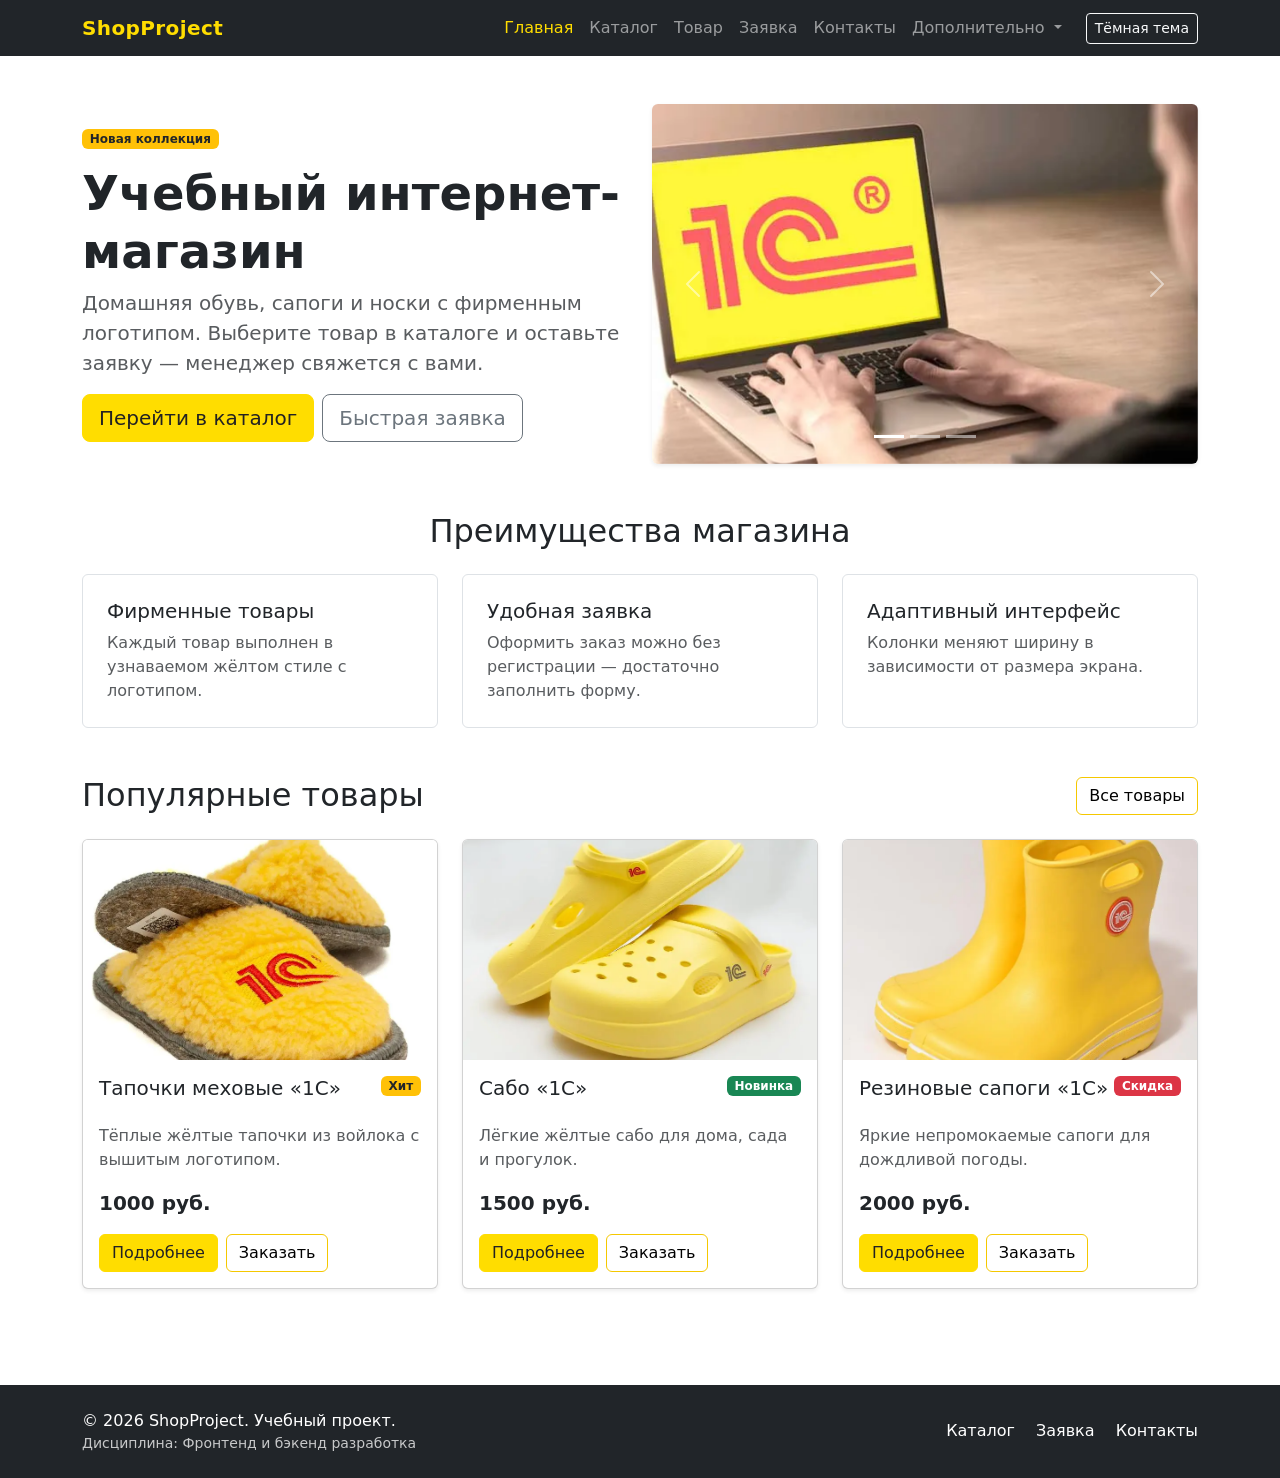
<file: index.html>
<!DOCTYPE html>
<html lang="ru">
<head>
  <meta charset="UTF-8">
  <meta name="viewport" content="width=device-width, initial-scale=1.0">
  <meta name="description" content="Учебный интернет-магазин на Bootstrap: преимущества и популярные товары.">
  <title>Главная — ShopProject</title>
  <meta property="og:type" content="website">
  <meta property="og:title" content="ShopProject — учебный интернет-магазин на Bootstrap">
  <meta property="og:description" content="Учебный frontend-проект интернет-магазина на Bootstrap.">
  <meta property="og:image" content="https://epolykovskiy.github.io/kr2-bootstrap-shop/images/preview.png">
  <link rel="stylesheet" href="vendor/bootstrap/css/bootstrap.min.css">
  <link rel="stylesheet" href="css/custom.css">
  <script src="js/theme.js"></script>
</head>
<body>
  <header>
    <nav class="navbar navbar-expand-lg navbar-dark bg-dark">
      <div class="container">
        <a class="navbar-brand fw-bold" href="index.html">ShopProject</a>
        <button
          class="navbar-toggler"
          type="button"
          data-bs-toggle="collapse"
          data-bs-target="#mainNavbar"
          aria-controls="mainNavbar"
          aria-expanded="false"
          aria-label="Переключить навигацию"
        >
          <span class="navbar-toggler-icon"></span>
        </button>
        <div class="collapse navbar-collapse" id="mainNavbar">
          <ul class="navbar-nav ms-auto">
            <li class="nav-item">
              <a class="nav-link active" aria-current="page" href="index.html">Главная</a>
            </li>
            <li class="nav-item">
              <a class="nav-link" href="catalog.html">Каталог</a>
            </li>
            <li class="nav-item">
              <a class="nav-link" href="product.html">Товар</a>
            </li>
            <li class="nav-item">
              <a class="nav-link" href="order.html">Заявка</a>
            </li>
            <li class="nav-item">
              <a class="nav-link" href="contacts.html">Контакты</a>
            </li>
            <li class="nav-item dropdown">
              <a
                class="nav-link dropdown-toggle"
                href="#"
                role="button"
                data-bs-toggle="dropdown"
                aria-expanded="false"
              >
                Дополнительно
              </a>
              <ul class="dropdown-menu dropdown-menu-end">
                <li><a class="dropdown-item" href="catalog.html">Все товары</a></li>
                <li><a class="dropdown-item" href="order.html">Оформить заявку</a></li>
                <li><a class="dropdown-item" href="index.html#popular">Популярное</a></li>
                <li><hr class="dropdown-divider"></li>
                <li><a class="dropdown-item" href="contacts.html#feedback">Обратная связь</a></li>
              </ul>
            </li>
          </ul>
          <button
            class="btn btn-outline-light btn-sm ms-lg-3 my-2 my-lg-0"
            id="theme-toggle"
            type="button"
          >
            Тёмная тема
          </button>
        </div>
      </div>
    </nav>
  </header>

  <main>
    <section class="container my-5">
      <div class="row align-items-center g-4">
        <div class="col-12 col-lg-6">
          <span class="badge bg-warning text-dark mb-3">Новая коллекция</span>
          <h1 class="display-5 fw-bold">
            Учебный интернет-магазин
          </h1>
          <p class="lead text-muted">
            Домашняя обувь, сапоги и носки с фирменным логотипом.
            Выберите товар в каталоге и оставьте заявку — менеджер свяжется с вами.
          </p>
          <div class="d-flex flex-wrap gap-2">
            <a class="btn btn-primary btn-lg" href="catalog.html">
              Перейти в каталог
            </a>
            <button
              class="btn btn-outline-secondary btn-lg"
              type="button"
              data-bs-toggle="modal"
              data-bs-target="#orderModal"
            >
              Быстрая заявка
            </button>
          </div>
        </div>
        <div class="col-12 col-lg-6">
          <div id="heroCarousel" class="carousel slide rounded overflow-hidden shadow-sm" data-bs-ride="carousel">
            <div class="carousel-indicators">
              <button
                type="button"
                data-bs-target="#heroCarousel"
                data-bs-slide-to="0"
                class="active"
                aria-current="true"
                aria-label="Слайд 1"
              ></button>
              <button type="button" data-bs-target="#heroCarousel" data-bs-slide-to="1" aria-label="Слайд 2"></button>
              <button type="button" data-bs-target="#heroCarousel" data-bs-slide-to="2" aria-label="Слайд 3"></button>
            </div>
            <div class="carousel-inner">
              <div class="carousel-item active">
                <img class="d-block hero-image" src="images/main.webp" alt="Товары магазина с фирменным логотипом">
              </div>
              <div class="carousel-item">
                <img class="d-block hero-image" src="images/tapchan2.webp" alt="Серые меховые тапочки с логотипом 1С">
                <div class="carousel-caption hero-caption">
                  <p class="h5 mb-1">Тапочки для дома</p>
                  <p class="mb-0">Тёплые и мягкие — от 1000 руб.</p>
                </div>
              </div>
              <div class="carousel-item">
                <img class="d-block hero-image" src="images/noski2.webp" alt="Белые носки с красными полосками и логотипом 1С">
                <div class="carousel-caption hero-caption">
                  <p class="h5 mb-1">Носки с логотипом</p>
                  <p class="mb-0">Новинки коллекции — от 500 руб.</p>
                </div>
              </div>
            </div>
            <button class="carousel-control-prev" type="button" data-bs-target="#heroCarousel" data-bs-slide="prev">
              <span class="carousel-control-prev-icon" aria-hidden="true"></span>
              <span class="visually-hidden">Предыдущий слайд</span>
            </button>
            <button class="carousel-control-next" type="button" data-bs-target="#heroCarousel" data-bs-slide="next">
              <span class="carousel-control-next-icon" aria-hidden="true"></span>
              <span class="visually-hidden">Следующий слайд</span>
            </button>
          </div>
        </div>
      </div>
    </section>

    <section class="container my-5" id="advantages">
      <h2 class="text-center mb-4">Преимущества магазина</h2>
      <div class="row g-4">
        <div class="col-12 col-md-4">
          <div class="p-4 border rounded h-100 bg-body">
            <h3 class="h5">Фирменные товары</h3>
            <p class="mb-0 text-muted">
              Каждый товар выполнен в узнаваемом жёлтом стиле с логотипом.
            </p>
          </div>
        </div>
        <div class="col-12 col-md-4">
          <div class="p-4 border rounded h-100 bg-body">
            <h3 class="h5">Удобная заявка</h3>
            <p class="mb-0 text-muted">
              Оформить заказ можно без регистрации — достаточно заполнить форму.
            </p>
          </div>
        </div>
        <div class="col-12 col-md-4">
          <div class="p-4 border rounded h-100 bg-body">
            <h3 class="h5">Адаптивный интерфейс</h3>
            <p class="mb-0 text-muted">
              Колонки меняют ширину в зависимости от размера экрана.
            </p>
          </div>
        </div>
      </div>
    </section>

    <section class="container my-5" id="popular">
      <div class="d-flex justify-content-between align-items-center mb-4">
        <h2 class="mb-0">Популярные товары</h2>
        <a class="btn btn-outline-primary" href="catalog.html">
          Все товары
        </a>
      </div>
      <div class="row g-4">
        <div class="col-12 col-md-6 col-lg-4">
          <div class="card h-100 shadow-sm">
            <img class="card-img-top" src="images/tapchan.webp" alt="Жёлтые меховые тапочки с логотипом 1С">
            <div class="card-body d-flex flex-column">
              <div class="d-flex justify-content-between align-items-start mb-3">
                <h3 class="card-title h5">Тапочки меховые «1С»</h3>
                <span class="badge bg-warning text-dark">Хит</span>
              </div>
              <p class="card-text text-muted">
                Тёплые жёлтые тапочки из войлока с вышитым логотипом.
              </p>
              <p class="fw-bold fs-5 mt-auto">1000 руб.</p>
              <div class="d-flex gap-2">
                <a class="btn btn-primary" href="product.html">Подробнее</a>
                <button
                  class="btn btn-outline-primary"
                  type="button"
                  data-bs-toggle="modal"
                  data-bs-target="#orderModal"
                  data-product="product-1"
                >
                  Заказать
                </button>
              </div>
            </div>
          </div>
        </div>
        <div class="col-12 col-md-6 col-lg-4">
          <div class="card h-100 shadow-sm">
            <img class="card-img-top" src="images/kroxi.webp" alt="Жёлтые сабо с логотипом 1С">
            <div class="card-body d-flex flex-column">
              <div class="d-flex justify-content-between align-items-start mb-3">
                <h3 class="card-title h5">Сабо «1С»</h3>
                <span class="badge bg-success">Новинка</span>
              </div>
              <p class="card-text text-muted">
                Лёгкие жёлтые сабо для дома, сада и прогулок.
              </p>
              <p class="fw-bold fs-5 mt-auto">1500 руб.</p>
              <div class="d-flex gap-2">
                <a class="btn btn-primary" href="product.html">Подробнее</a>
                <button
                  class="btn btn-outline-primary"
                  type="button"
                  data-bs-toggle="modal"
                  data-bs-target="#orderModal"
                  data-product="product-2"
                >
                  Заказать
                </button>
              </div>
            </div>
          </div>
        </div>
        <div class="col-12 col-md-6 col-lg-4">
          <div class="card h-100 shadow-sm">
            <img class="card-img-top" src="images/sapogi.webp" alt="Жёлтые резиновые сапоги с логотипом 1С">
            <div class="card-body d-flex flex-column">
              <div class="d-flex justify-content-between align-items-start mb-3">
                <h3 class="card-title h5">Резиновые сапоги «1С»</h3>
                <span class="badge bg-danger">Скидка</span>
              </div>
              <p class="card-text text-muted">
                Яркие непромокаемые сапоги для дождливой погоды.
              </p>
              <p class="fw-bold fs-5 mt-auto">2000 руб.</p>
              <div class="d-flex gap-2">
                <a class="btn btn-primary" href="product.html">Подробнее</a>
                <button
                  class="btn btn-outline-primary"
                  type="button"
                  data-bs-toggle="modal"
                  data-bs-target="#orderModal"
                  data-product="product-3"
                >
                  Заказать
                </button>
              </div>
            </div>
          </div>
        </div>
      </div>
    </section>
  </main>

  <div
    class="modal fade"
    id="orderModal"
    tabindex="-1"
    aria-labelledby="orderModalLabel"
    aria-hidden="true"
  >
    <div class="modal-dialog modal-dialog-centered">
      <div class="modal-content">
        <div class="modal-header">
          <h2 class="modal-title h5" id="orderModalLabel">
            Быстрая заявка
          </h2>
          <button
            type="button"
            class="btn-close"
            data-bs-dismiss="modal"
            aria-label="Закрыть"
          ></button>
        </div>
        <div class="modal-body">
          <p class="text-muted">
            Оставьте контактные данные, и менеджер свяжется с вами.
          </p>
          <form id="modal-form" action="#" method="post" novalidate>
            <div class="mb-3">
              <label for="modal-name" class="form-label">Имя</label>
              <input id="modal-name" name="name" type="text" class="form-control" minlength="2" autocomplete="given-name" required>
              <div class="invalid-feedback">Введите имя, минимум 2 символа.</div>
            </div>
            <div class="mb-3">
              <label for="modal-phone" class="form-label">Телефон</label>
              <div class="input-group has-validation">
                <span class="input-group-text">+7</span>
                <input
                  id="modal-phone"
                  name="phone"
                  type="tel"
                  class="form-control"
                  inputmode="tel"
                  placeholder="900 000-00-00"
                  pattern="^\d{3} \d{3}-\d{2}-\d{2}$"
                  required
                >
                <div class="invalid-feedback">Формат: 900 000-00-00.</div>
              </div>
            </div>
            <div class="mb-3">
              <label for="modal-product" class="form-label">Товар</label>
              <select id="modal-product" name="product" class="form-select" required>
                <option value="">Выберите товар</option>
                <option value="product-1">Тапочки меховые «1С»</option>
                <option value="product-2">Сабо «1С»</option>
                <option value="product-3">Резиновые сапоги «1С»</option>
                <option value="product-4">Тапочки серые «1С»</option>
                <option value="product-5">Носки чёрные «1С»</option>
                <option value="product-6">Носки в полоску «1С»</option>
              </select>
              <div class="invalid-feedback">Выберите товар.</div>
            </div>
            <div class="form-check mb-3">
              <input id="modal-agree" name="agreement" class="form-check-input" type="checkbox" required>
              <label class="form-check-label" for="modal-agree">
                Согласен на обработку данных
              </label>
              <div class="invalid-feedback">Необходимо согласие на обработку данных.</div>
            </div>
          </form>
        </div>
        <div class="modal-footer">
          <button type="button" class="btn btn-secondary" data-bs-dismiss="modal">
            Закрыть
          </button>
          <button type="submit" class="btn btn-primary" form="modal-form">
            Отправить
          </button>
        </div>
      </div>
    </div>
  </div>

  <div class="toast-container position-fixed bottom-0 end-0 p-3">
    <div
      class="toast align-items-center text-bg-success border-0"
      id="order-toast"
      role="status"
      aria-live="polite"
      aria-atomic="true"
    >
      <div class="d-flex">
        <div class="toast-body">
          Заявка отправлена! Менеджер свяжется с вами.
        </div>
        <button
          type="button"
          class="btn-close btn-close-white me-2 m-auto"
          data-bs-dismiss="toast"
          aria-label="Закрыть"
        ></button>
      </div>
    </div>
  </div>

  <footer class="bg-dark text-white py-4 mt-5">
    <div class="container">
      <div class="row align-items-center g-3">
        <div class="col-12 col-md-6">
          <p class="mb-0">&copy; 2026 ShopProject. Учебный проект.</p>
          <p class="mb-0 small opacity-75">Дисциплина: Фронтенд и бэкенд разработка</p>
        </div>
        <div class="col-12 col-md-6 text-md-end">
          <a class="text-white text-decoration-none me-3" href="catalog.html">Каталог</a>
          <a class="text-white text-decoration-none me-3" href="order.html">Заявка</a>
          <a class="text-white text-decoration-none" href="contacts.html">Контакты</a>
        </div>
      </div>
    </div>
  </footer>

  <script src="vendor/bootstrap/js/bootstrap.bundle.min.js"></script>
  <script src="js/validation.js"></script>
  <script src="js/order-modal.js"></script>
</body>
</html>
</file>
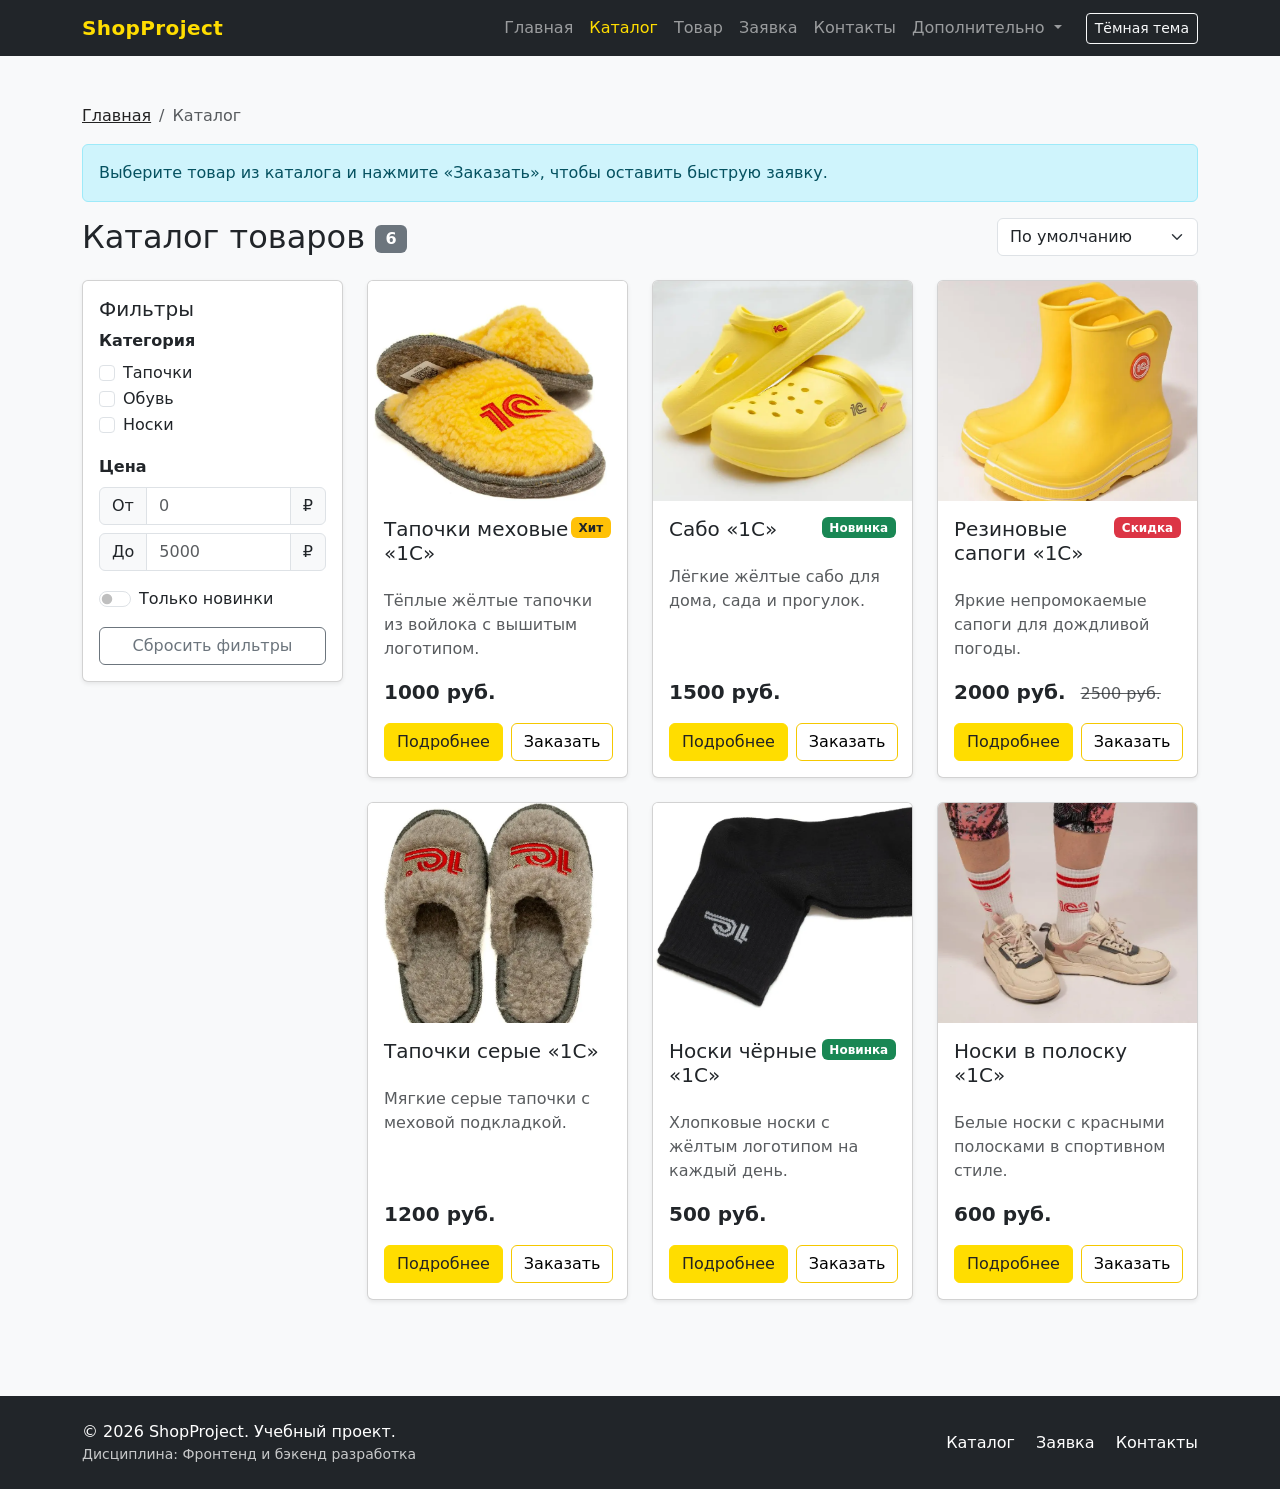
<file: catalog.html>
<!DOCTYPE html>
<html lang="ru">
<head>
  <meta charset="UTF-8">
  <meta name="viewport" content="width=device-width, initial-scale=1.0">
  <meta name="description" content="Каталог товаров учебного интернет-магазина на Bootstrap.">
  <title>Каталог — ShopProject</title>
  <link rel="stylesheet" href="vendor/bootstrap/css/bootstrap.min.css">
  <link rel="stylesheet" href="css/custom.css">
  <script src="js/theme.js"></script>
</head>
<body class="bg-body-tertiary">
  <header>
    <nav class="navbar navbar-expand-lg navbar-dark bg-dark">
      <div class="container">
        <a class="navbar-brand fw-bold" href="index.html">ShopProject</a>
        <button
          class="navbar-toggler"
          type="button"
          data-bs-toggle="collapse"
          data-bs-target="#mainNavbar"
          aria-controls="mainNavbar"
          aria-expanded="false"
          aria-label="Переключить навигацию"
        >
          <span class="navbar-toggler-icon"></span>
        </button>
        <div class="collapse navbar-collapse" id="mainNavbar">
          <ul class="navbar-nav ms-auto">
            <li class="nav-item">
              <a class="nav-link" href="index.html">Главная</a>
            </li>
            <li class="nav-item">
              <a class="nav-link active" aria-current="page" href="catalog.html">Каталог</a>
            </li>
            <li class="nav-item">
              <a class="nav-link" href="product.html">Товар</a>
            </li>
            <li class="nav-item">
              <a class="nav-link" href="order.html">Заявка</a>
            </li>
            <li class="nav-item">
              <a class="nav-link" href="contacts.html">Контакты</a>
            </li>
            <li class="nav-item dropdown">
              <a
                class="nav-link dropdown-toggle"
                href="#"
                role="button"
                data-bs-toggle="dropdown"
                aria-expanded="false"
              >
                Дополнительно
              </a>
              <ul class="dropdown-menu dropdown-menu-end">
                <li><a class="dropdown-item" href="catalog.html">Все товары</a></li>
                <li><a class="dropdown-item" href="order.html">Оформить заявку</a></li>
                <li><a class="dropdown-item" href="index.html#popular">Популярное</a></li>
                <li><hr class="dropdown-divider"></li>
                <li><a class="dropdown-item" href="contacts.html#feedback">Обратная связь</a></li>
              </ul>
            </li>
          </ul>
          <button
            class="btn btn-outline-light btn-sm ms-lg-3 my-2 my-lg-0"
            id="theme-toggle"
            type="button"
          >
            Тёмная тема
          </button>
        </div>
      </div>
    </nav>
  </header>

  <main class="container my-5">
    <nav aria-label="breadcrumb">
      <ol class="breadcrumb">
        <li class="breadcrumb-item"><a href="index.html">Главная</a></li>
        <li class="breadcrumb-item active" aria-current="page">Каталог</li>
      </ol>
    </nav>

    <div class="alert alert-info" role="alert">
      Выберите товар из каталога и нажмите «Заказать», чтобы оставить быструю заявку.
    </div>

    <div class="d-flex flex-wrap justify-content-between align-items-center gap-3 mb-4">
      <h1 class="h2 mb-0">
        Каталог товаров
        <span class="badge bg-secondary fs-6 align-middle" id="products-count">6</span>
      </h1>
      <div class="d-flex flex-wrap gap-2">
        <button
          class="btn btn-outline-secondary d-lg-none"
          type="button"
          data-bs-toggle="offcanvas"
          data-bs-target="#catalogFilters"
          aria-controls="catalogFilters"
        >
          Фильтры
        </button>
        <label class="visually-hidden" for="catalog-sort">Сортировка</label>
        <select class="form-select w-auto" id="catalog-sort" name="sort">
          <option value="default">По умолчанию</option>
          <option value="price-asc">Сначала дешевле</option>
          <option value="price-desc">Сначала дороже</option>
        </select>
      </div>
    </div>

    <div class="row g-4">
      <div class="col-12 col-lg-3 catalog-filters-col">
        <aside
          class="offcanvas-lg offcanvas-start catalog-filters"
          tabindex="-1"
          id="catalogFilters"
          aria-labelledby="catalogFiltersLabel"
        >
          <div class="offcanvas-header">
            <h2 class="offcanvas-title h5" id="catalogFiltersLabel">Фильтры</h2>
            <button
              type="button"
              class="btn-close"
              data-bs-dismiss="offcanvas"
              data-bs-target="#catalogFilters"
              aria-label="Закрыть"
            ></button>
          </div>
          <div class="offcanvas-body">
            <form class="card card-body shadow-sm w-100" id="filters-form" action="#" method="get">
              <h2 class="h5 d-none d-lg-block">Фильтры</h2>

              <fieldset class="mb-3">
                <legend class="fs-6 fw-semibold">Категория</legend>
                <div class="form-check">
                  <input id="category-slippers" name="category" class="form-check-input" type="checkbox" value="slippers">
                  <label class="form-check-label" for="category-slippers">Тапочки</label>
                </div>
                <div class="form-check">
                  <input id="category-shoes" name="category" class="form-check-input" type="checkbox" value="shoes">
                  <label class="form-check-label" for="category-shoes">Обувь</label>
                </div>
                <div class="form-check">
                  <input id="category-socks" name="category" class="form-check-input" type="checkbox" value="socks">
                  <label class="form-check-label" for="category-socks">Носки</label>
                </div>
              </fieldset>

              <fieldset class="mb-3">
                <legend class="fs-6 fw-semibold">Цена</legend>
                <div class="input-group mb-2">
                  <label class="input-group-text" for="price-from">От</label>
                  <input id="price-from" name="price-from" class="form-control" type="number" min="0" step="100" placeholder="0">
                  <span class="input-group-text">₽</span>
                </div>
                <div class="input-group">
                  <label class="input-group-text" for="price-to">До</label>
                  <input id="price-to" name="price-to" class="form-control" type="number" min="0" step="100" placeholder="5000">
                  <span class="input-group-text">₽</span>
                </div>
              </fieldset>

              <div class="form-check form-switch mb-3">
                <input id="only-new" name="only-new" class="form-check-input" type="checkbox" role="switch">
                <label class="form-check-label" for="only-new">Только новинки</label>
              </div>

              <div class="d-grid gap-2">
                <button class="btn btn-primary d-lg-none" type="submit">Показать товары</button>
                <button class="btn btn-outline-secondary" type="reset">Сбросить фильтры</button>
              </div>
            </form>
          </div>
        </aside>
      </div>

      <div class="col-12 col-lg-9">
        <div class="alert alert-warning d-none" id="empty-message" role="alert">
          По выбранным фильтрам товаров не найдено. Попробуйте изменить условия.
        </div>

        <div class="row g-4" id="products-list">
          <div
            class="col-12 col-md-6 col-xl-4"
            data-category="slippers"
            data-price="1000"
            data-new="false"
            data-order="1"
          >
            <div class="card h-100 shadow-sm">
              <img class="card-img-top" src="images/tapchan.webp" alt="Жёлтые меховые тапочки с логотипом 1С">
              <div class="card-body d-flex flex-column">
                <div class="d-flex justify-content-between align-items-start mb-3">
                  <h2 class="card-title h5">Тапочки меховые «1С»</h2>
                  <span class="badge bg-warning text-dark">Хит</span>
                </div>
                <p class="card-text text-muted">
                  Тёплые жёлтые тапочки из войлока с вышитым логотипом.
                </p>
                <p class="fw-bold fs-5 mt-auto">1000 руб.</p>
                <div class="d-flex gap-2">
                  <a class="btn btn-primary" href="product.html">Подробнее</a>
                  <button
                    class="btn btn-outline-primary"
                    type="button"
                    data-bs-toggle="modal"
                    data-bs-target="#orderModal"
                    data-product="product-1"
                  >
                    Заказать
                  </button>
                </div>
              </div>
            </div>
          </div>
          <div
            class="col-12 col-md-6 col-xl-4"
            data-category="shoes"
            data-price="1500"
            data-new="true"
            data-order="2"
          >
            <div class="card h-100 shadow-sm">
              <img class="card-img-top" src="images/kroxi.webp" alt="Жёлтые сабо с логотипом 1С">
              <div class="card-body d-flex flex-column">
                <div class="d-flex justify-content-between align-items-start mb-3">
                  <h2 class="card-title h5">Сабо «1С»</h2>
                  <span class="badge bg-success">Новинка</span>
                </div>
                <p class="card-text text-muted">
                  Лёгкие жёлтые сабо для дома, сада и прогулок.
                </p>
                <p class="fw-bold fs-5 mt-auto">1500 руб.</p>
                <div class="d-flex gap-2">
                  <a class="btn btn-primary" href="product.html">Подробнее</a>
                  <button
                    class="btn btn-outline-primary"
                    type="button"
                    data-bs-toggle="modal"
                    data-bs-target="#orderModal"
                    data-product="product-2"
                  >
                    Заказать
                  </button>
                </div>
              </div>
            </div>
          </div>
          <div
            class="col-12 col-md-6 col-xl-4"
            data-category="shoes"
            data-price="2000"
            data-new="false"
            data-order="3"
          >
            <div class="card h-100 shadow-sm">
              <img class="card-img-top" src="images/sapogi.webp" alt="Жёлтые резиновые сапоги с логотипом 1С">
              <div class="card-body d-flex flex-column">
                <div class="d-flex justify-content-between align-items-start mb-3">
                  <h2 class="card-title h5">Резиновые сапоги «1С»</h2>
                  <span class="badge bg-danger">Скидка</span>
                </div>
                <p class="card-text text-muted">
                  Яркие непромокаемые сапоги для дождливой погоды.
                </p>
                <p class="fw-bold fs-5 mt-auto">
                2000 руб.
                <span class="fs-6 fw-normal text-muted text-decoration-line-through ms-2">2500 руб.</span>
              </p>
                <div class="d-flex gap-2">
                  <a class="btn btn-primary" href="product.html">Подробнее</a>
                  <button
                    class="btn btn-outline-primary"
                    type="button"
                    data-bs-toggle="modal"
                    data-bs-target="#orderModal"
                    data-product="product-3"
                  >
                    Заказать
                  </button>
                </div>
              </div>
            </div>
          </div>
          <div
            class="col-12 col-md-6 col-xl-4"
            data-category="slippers"
            data-price="1200"
            data-new="false"
            data-order="4"
          >
            <div class="card h-100 shadow-sm">
              <img class="card-img-top" src="images/tapchan2.webp" alt="Серые меховые тапочки с логотипом 1С">
              <div class="card-body d-flex flex-column">
                <div class="d-flex justify-content-between align-items-start mb-3">
                  <h2 class="card-title h5">Тапочки серые «1С»</h2>
                </div>
                <p class="card-text text-muted">
                  Мягкие серые тапочки с меховой подкладкой.
                </p>
                <p class="fw-bold fs-5 mt-auto">1200 руб.</p>
                <div class="d-flex gap-2">
                  <a class="btn btn-primary" href="product.html">Подробнее</a>
                  <button
                    class="btn btn-outline-primary"
                    type="button"
                    data-bs-toggle="modal"
                    data-bs-target="#orderModal"
                    data-product="product-4"
                  >
                    Заказать
                  </button>
                </div>
              </div>
            </div>
          </div>
          <div
            class="col-12 col-md-6 col-xl-4"
            data-category="socks"
            data-price="500"
            data-new="true"
            data-order="5"
          >
            <div class="card h-100 shadow-sm">
              <img class="card-img-top" src="images/noski.webp" alt="Чёрные носки с логотипом 1С">
              <div class="card-body d-flex flex-column">
                <div class="d-flex justify-content-between align-items-start mb-3">
                  <h2 class="card-title h5">Носки чёрные «1С»</h2>
                  <span class="badge bg-success">Новинка</span>
                </div>
                <p class="card-text text-muted">
                  Хлопковые носки с жёлтым логотипом на каждый день.
                </p>
                <p class="fw-bold fs-5 mt-auto">500 руб.</p>
                <div class="d-flex gap-2">
                  <a class="btn btn-primary" href="product.html">Подробнее</a>
                  <button
                    class="btn btn-outline-primary"
                    type="button"
                    data-bs-toggle="modal"
                    data-bs-target="#orderModal"
                    data-product="product-5"
                  >
                    Заказать
                  </button>
                </div>
              </div>
            </div>
          </div>
          <div
            class="col-12 col-md-6 col-xl-4"
            data-category="socks"
            data-price="600"
            data-new="false"
            data-order="6"
          >
            <div class="card h-100 shadow-sm">
              <img class="card-img-top" src="images/noski2.webp" alt="Белые носки с красными полосками и логотипом 1С">
              <div class="card-body d-flex flex-column">
                <div class="d-flex justify-content-between align-items-start mb-3">
                  <h2 class="card-title h5">Носки в полоску «1С»</h2>
                </div>
                <p class="card-text text-muted">
                  Белые носки с красными полосками в спортивном стиле.
                </p>
                <p class="fw-bold fs-5 mt-auto">600 руб.</p>
                <div class="d-flex gap-2">
                  <a class="btn btn-primary" href="product.html">Подробнее</a>
                  <button
                    class="btn btn-outline-primary"
                    type="button"
                    data-bs-toggle="modal"
                    data-bs-target="#orderModal"
                    data-product="product-6"
                  >
                    Заказать
                  </button>
                </div>
              </div>
            </div>
          </div>
        </div>
      </div>
    </div>
  </main>

  <div
    class="modal fade"
    id="orderModal"
    tabindex="-1"
    aria-labelledby="orderModalLabel"
    aria-hidden="true"
  >
    <div class="modal-dialog modal-dialog-centered">
      <div class="modal-content">
        <div class="modal-header">
          <h2 class="modal-title h5" id="orderModalLabel">
            Быстрая заявка
          </h2>
          <button
            type="button"
            class="btn-close"
            data-bs-dismiss="modal"
            aria-label="Закрыть"
          ></button>
        </div>
        <div class="modal-body">
          <p class="text-muted">
            Оставьте контактные данные, и менеджер свяжется с вами.
          </p>
          <form id="modal-form" action="#" method="post" novalidate>
            <div class="mb-3">
              <label for="modal-name" class="form-label">Имя</label>
              <input id="modal-name" name="name" type="text" class="form-control" minlength="2" autocomplete="given-name" required>
              <div class="invalid-feedback">Введите имя, минимум 2 символа.</div>
            </div>
            <div class="mb-3">
              <label for="modal-phone" class="form-label">Телефон</label>
              <div class="input-group has-validation">
                <span class="input-group-text">+7</span>
                <input
                  id="modal-phone"
                  name="phone"
                  type="tel"
                  class="form-control"
                  inputmode="tel"
                  placeholder="900 000-00-00"
                  pattern="^\d{3} \d{3}-\d{2}-\d{2}$"
                  required
                >
                <div class="invalid-feedback">Формат: 900 000-00-00.</div>
              </div>
            </div>
            <div class="mb-3">
              <label for="modal-product" class="form-label">Товар</label>
              <select id="modal-product" name="product" class="form-select" required>
                <option value="">Выберите товар</option>
                <option value="product-1">Тапочки меховые «1С»</option>
                <option value="product-2">Сабо «1С»</option>
                <option value="product-3">Резиновые сапоги «1С»</option>
                <option value="product-4">Тапочки серые «1С»</option>
                <option value="product-5">Носки чёрные «1С»</option>
                <option value="product-6">Носки в полоску «1С»</option>
              </select>
              <div class="invalid-feedback">Выберите товар.</div>
            </div>
            <div class="form-check mb-3">
              <input id="modal-agree" name="agreement" class="form-check-input" type="checkbox" required>
              <label class="form-check-label" for="modal-agree">
                Согласен на обработку данных
              </label>
              <div class="invalid-feedback">Необходимо согласие на обработку данных.</div>
            </div>
          </form>
        </div>
        <div class="modal-footer">
          <button type="button" class="btn btn-secondary" data-bs-dismiss="modal">
            Закрыть
          </button>
          <button type="submit" class="btn btn-primary" form="modal-form">
            Отправить
          </button>
        </div>
      </div>
    </div>
  </div>

  <div class="toast-container position-fixed bottom-0 end-0 p-3">
    <div
      class="toast align-items-center text-bg-success border-0"
      id="order-toast"
      role="status"
      aria-live="polite"
      aria-atomic="true"
    >
      <div class="d-flex">
        <div class="toast-body">
          Заявка отправлена! Менеджер свяжется с вами.
        </div>
        <button
          type="button"
          class="btn-close btn-close-white me-2 m-auto"
          data-bs-dismiss="toast"
          aria-label="Закрыть"
        ></button>
      </div>
    </div>
  </div>

  <footer class="bg-dark text-white py-4 mt-5">
    <div class="container">
      <div class="row align-items-center g-3">
        <div class="col-12 col-md-6">
          <p class="mb-0">&copy; 2026 ShopProject. Учебный проект.</p>
          <p class="mb-0 small opacity-75">Дисциплина: Фронтенд и бэкенд разработка</p>
        </div>
        <div class="col-12 col-md-6 text-md-end">
          <a class="text-white text-decoration-none me-3" href="catalog.html">Каталог</a>
          <a class="text-white text-decoration-none me-3" href="order.html">Заявка</a>
          <a class="text-white text-decoration-none" href="contacts.html">Контакты</a>
        </div>
      </div>
    </div>
  </footer>

  <script src="vendor/bootstrap/js/bootstrap.bundle.min.js"></script>
  <script src="js/validation.js"></script>
  <script src="js/order-modal.js"></script>
  <script src="js/catalog-filters.js"></script>
</body>
</html>
</file>
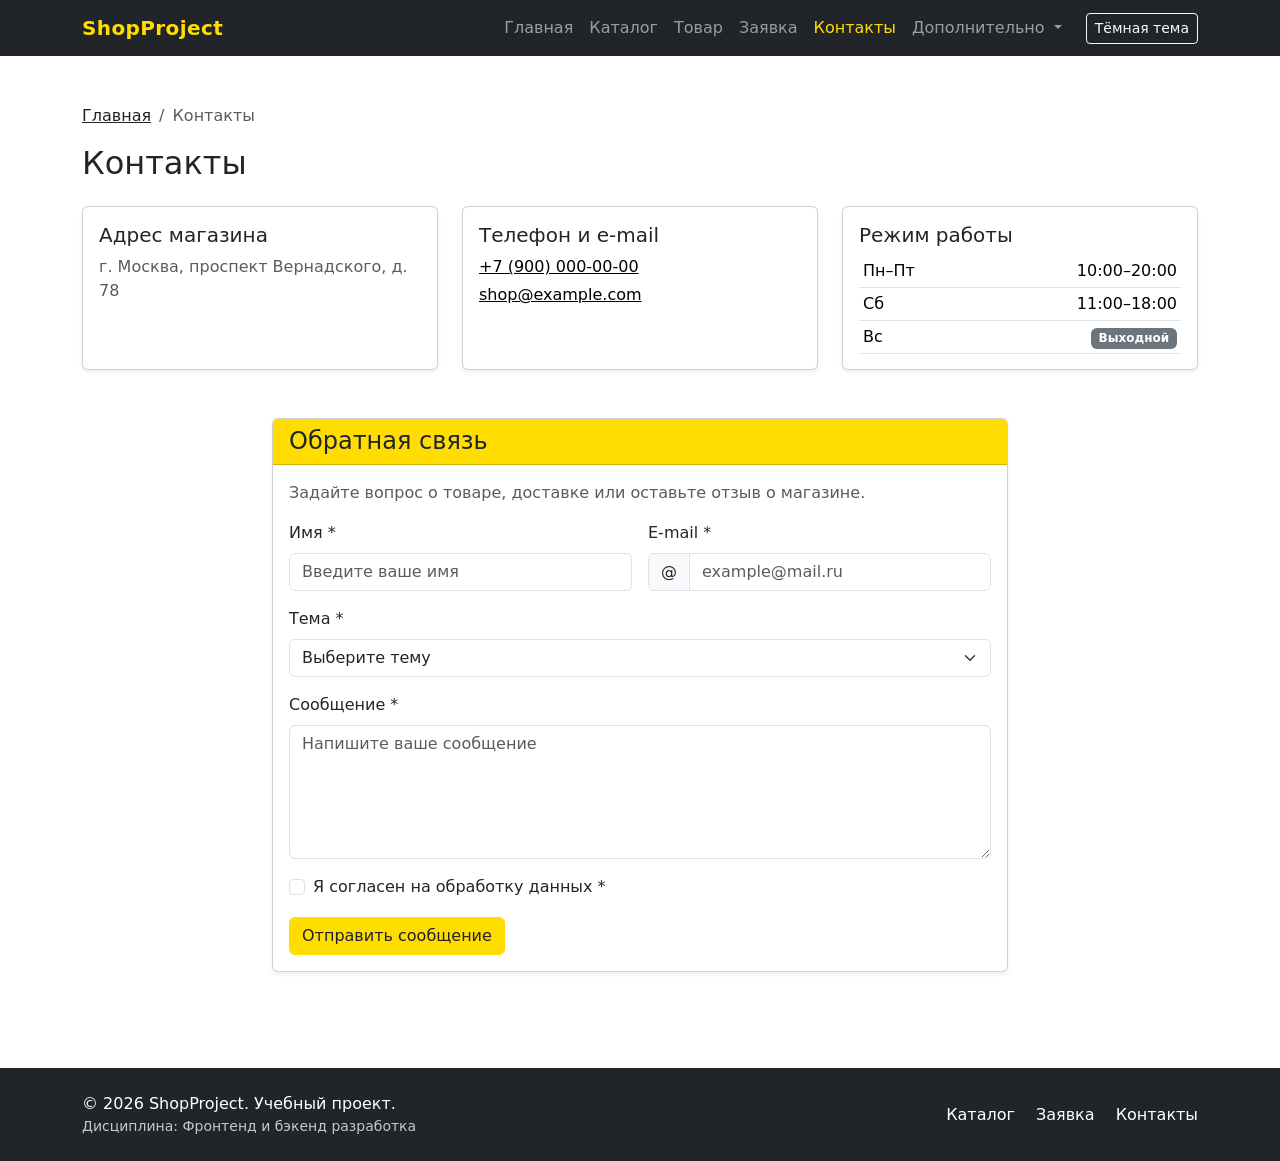
<file: contacts.html>
<!DOCTYPE html>
<html lang="ru">
<head>
  <meta charset="UTF-8">
  <meta name="viewport" content="width=device-width, initial-scale=1.0">
  <meta name="description" content="Контакты учебного интернет-магазина и форма обратной связи.">
  <title>Контакты — ShopProject</title>
  <link rel="stylesheet" href="vendor/bootstrap/css/bootstrap.min.css">
  <link rel="stylesheet" href="css/custom.css">
  <script src="js/theme.js"></script>
</head>
<body>
  <header>
    <nav class="navbar navbar-expand-lg navbar-dark bg-dark">
      <div class="container">
        <a class="navbar-brand fw-bold" href="index.html">ShopProject</a>
        <button
          class="navbar-toggler"
          type="button"
          data-bs-toggle="collapse"
          data-bs-target="#mainNavbar"
          aria-controls="mainNavbar"
          aria-expanded="false"
          aria-label="Переключить навигацию"
        >
          <span class="navbar-toggler-icon"></span>
        </button>
        <div class="collapse navbar-collapse" id="mainNavbar">
          <ul class="navbar-nav ms-auto">
            <li class="nav-item">
              <a class="nav-link" href="index.html">Главная</a>
            </li>
            <li class="nav-item">
              <a class="nav-link" href="catalog.html">Каталог</a>
            </li>
            <li class="nav-item">
              <a class="nav-link" href="product.html">Товар</a>
            </li>
            <li class="nav-item">
              <a class="nav-link" href="order.html">Заявка</a>
            </li>
            <li class="nav-item">
              <a class="nav-link active" aria-current="page" href="contacts.html">Контакты</a>
            </li>
            <li class="nav-item dropdown">
              <a
                class="nav-link dropdown-toggle"
                href="#"
                role="button"
                data-bs-toggle="dropdown"
                aria-expanded="false"
              >
                Дополнительно
              </a>
              <ul class="dropdown-menu dropdown-menu-end">
                <li><a class="dropdown-item" href="catalog.html">Все товары</a></li>
                <li><a class="dropdown-item" href="order.html">Оформить заявку</a></li>
                <li><a class="dropdown-item" href="index.html#popular">Популярное</a></li>
                <li><hr class="dropdown-divider"></li>
                <li><a class="dropdown-item" href="contacts.html#feedback">Обратная связь</a></li>
              </ul>
            </li>
          </ul>
          <button
            class="btn btn-outline-light btn-sm ms-lg-3 my-2 my-lg-0"
            id="theme-toggle"
            type="button"
          >
            Тёмная тема
          </button>
        </div>
      </div>
    </nav>
  </header>

  <main class="container my-5">
    <nav aria-label="breadcrumb">
      <ol class="breadcrumb">
        <li class="breadcrumb-item"><a href="index.html">Главная</a></li>
        <li class="breadcrumb-item active" aria-current="page">Контакты</li>
      </ol>
    </nav>

    <h1 class="h2 mb-4">Контакты</h1>

    <div class="row g-4">
      <div class="col-12 col-md-6 col-lg-4">
        <div class="card h-100 shadow-sm">
          <div class="card-body">
            <h2 class="card-title h5">Адрес магазина</h2>
            <p class="card-text text-muted mb-0">
              г. Москва, проспект Вернадского, д. 78
            </p>
          </div>
        </div>
      </div>
      <div class="col-12 col-md-6 col-lg-4">
        <div class="card h-100 shadow-sm">
          <div class="card-body">
            <h2 class="card-title h5">Телефон и e-mail</h2>
            <p class="card-text mb-1">
              <a class="link-body-emphasis" href="tel:+79000000000">+7 (900) 000-00-00</a>
            </p>
            <p class="card-text mb-0">
              <a class="link-body-emphasis" href="mailto:shop@example.com">shop@example.com</a>
            </p>
          </div>
        </div>
      </div>
      <div class="col-12 col-lg-4">
        <div class="card h-100 shadow-sm">
          <div class="card-body">
            <h2 class="card-title h5">Режим работы</h2>
            <table class="table table-sm mb-0">
              <caption class="visually-hidden">Режим работы магазина</caption>
              <tbody>
                <tr>
                  <th scope="row" class="fw-normal">Пн–Пт</th>
                  <td class="text-end">10:00–20:00</td>
                </tr>
                <tr>
                  <th scope="row" class="fw-normal">Сб</th>
                  <td class="text-end">11:00–18:00</td>
                </tr>
                <tr>
                  <th scope="row" class="fw-normal">Вс</th>
                  <td class="text-end"><span class="badge bg-secondary">Выходной</span></td>
                </tr>
              </tbody>
            </table>
          </div>
        </div>
      </div>
    </div>

    <section class="row justify-content-center mt-5" id="feedback">
      <div class="col-12 col-lg-8">
        <div class="card shadow-sm">
          <div class="card-header bg-primary text-dark">
            <h2 class="h4 mb-0">Обратная связь</h2>
          </div>
          <div class="card-body">
            <p class="text-muted">
              Задайте вопрос о товаре, доставке или оставьте отзыв о магазине.
            </p>
            <div class="alert alert-success d-none" id="success-message" role="alert">
              Сообщение отправлено! Мы ответим на указанный e-mail.
            </div>
            <form id="feedback-form" action="#" method="post" novalidate>
              <div class="row g-3">
                <div class="col-12 col-md-6">
                  <label for="feedback-name" class="form-label">Имя *</label>
                  <input
                    id="feedback-name"
                    name="name"
                    type="text"
                    class="form-control"
                    placeholder="Введите ваше имя"
                    minlength="2"
                    autocomplete="given-name"
                    required
                  >
                  <div class="invalid-feedback">Введите имя, минимум 2 символа.</div>
                </div>
                <div class="col-12 col-md-6">
                  <label for="feedback-email" class="form-label">E-mail *</label>
                  <div class="input-group has-validation">
                    <span class="input-group-text">@</span>
                    <input
                      id="feedback-email"
                      name="email"
                      type="email"
                      class="form-control"
                      placeholder="example@mail.ru"
                      autocomplete="email"
                      required
                    >
                    <div class="invalid-feedback">Введите корректный e-mail.</div>
                  </div>
                </div>
                <div class="col-12">
                  <label for="feedback-topic" class="form-label">Тема *</label>
                  <select id="feedback-topic" name="topic" class="form-select" required>
                    <option value="">Выберите тему</option>
                    <option value="question">Вопрос о товаре</option>
                    <option value="delivery">Доставка</option>
                    <option value="review">Отзыв</option>
                  </select>
                  <div class="invalid-feedback">Выберите тему обращения.</div>
                </div>
                <div class="col-12">
                  <label for="feedback-message" class="form-label">Сообщение *</label>
                  <textarea
                    id="feedback-message"
                    name="message"
                    class="form-control"
                    rows="5"
                    minlength="10"
                    placeholder="Напишите ваше сообщение"
                    required
                  ></textarea>
                  <div class="invalid-feedback">Сообщение должно содержать минимум 10 символов.</div>
                </div>
                <div class="col-12">
                  <div class="form-check">
                    <input id="feedback-agree" name="agreement" class="form-check-input" type="checkbox" required>
                    <label class="form-check-label" for="feedback-agree">
                      Я согласен на обработку данных *
                    </label>
                    <div class="invalid-feedback">Необходимо согласие на обработку данных.</div>
                  </div>
                </div>
                <div class="col-12">
                  <button class="btn btn-primary" type="submit">
                    Отправить сообщение
                  </button>
                </div>
              </div>
            </form>
          </div>
        </div>
      </div>
    </section>
  </main>

  <footer class="bg-dark text-white py-4 mt-5">
    <div class="container">
      <div class="row align-items-center g-3">
        <div class="col-12 col-md-6">
          <p class="mb-0">&copy; 2026 ShopProject. Учебный проект.</p>
          <p class="mb-0 small opacity-75">Дисциплина: Фронтенд и бэкенд разработка</p>
        </div>
        <div class="col-12 col-md-6 text-md-end">
          <a class="text-white text-decoration-none me-3" href="catalog.html">Каталог</a>
          <a class="text-white text-decoration-none me-3" href="order.html">Заявка</a>
          <a class="text-white text-decoration-none" href="contacts.html">Контакты</a>
        </div>
      </div>
    </div>
  </footer>

  <script src="vendor/bootstrap/js/bootstrap.bundle.min.js"></script>
  <script src="js/validation.js"></script>
  <script src="js/feedback-page.js"></script>
</body>
</html>
</file>
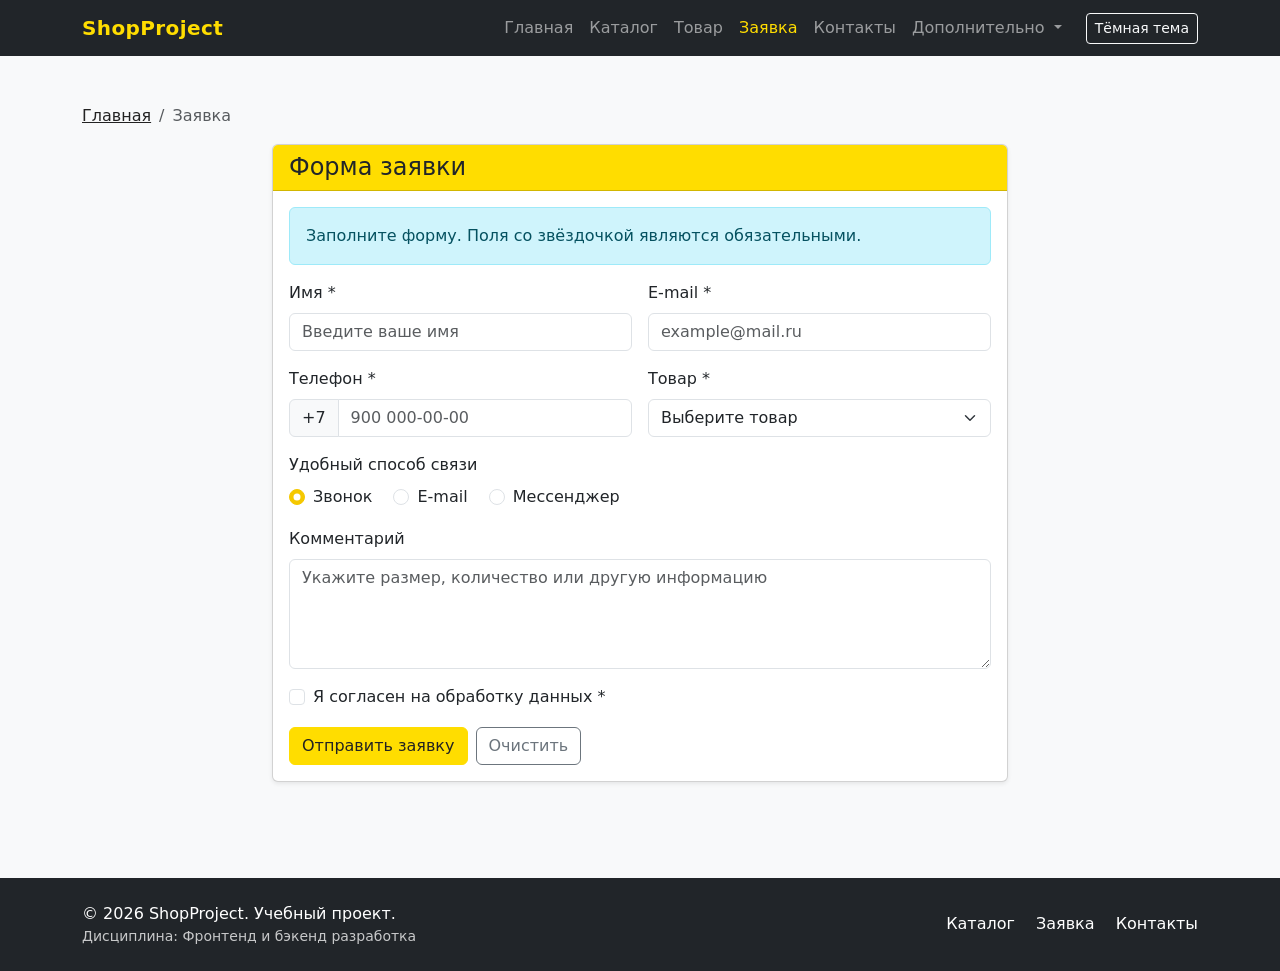
<file: order.html>
<!DOCTYPE html>
<html lang="ru">
<head>
  <meta charset="UTF-8">
  <meta name="viewport" content="width=device-width, initial-scale=1.0">
  <meta name="description" content="Страница оформления заявки на товар.">
  <title>Заявка — ShopProject</title>
  <link rel="stylesheet" href="vendor/bootstrap/css/bootstrap.min.css">
  <link rel="stylesheet" href="css/custom.css">
  <script src="js/theme.js"></script>
</head>
<body class="bg-body-tertiary">
  <header>
    <nav class="navbar navbar-expand-lg navbar-dark bg-dark">
      <div class="container">
        <a class="navbar-brand fw-bold" href="index.html">ShopProject</a>
        <button
          class="navbar-toggler"
          type="button"
          data-bs-toggle="collapse"
          data-bs-target="#mainNavbar"
          aria-controls="mainNavbar"
          aria-expanded="false"
          aria-label="Переключить навигацию"
        >
          <span class="navbar-toggler-icon"></span>
        </button>
        <div class="collapse navbar-collapse" id="mainNavbar">
          <ul class="navbar-nav ms-auto">
            <li class="nav-item">
              <a class="nav-link" href="index.html">Главная</a>
            </li>
            <li class="nav-item">
              <a class="nav-link" href="catalog.html">Каталог</a>
            </li>
            <li class="nav-item">
              <a class="nav-link" href="product.html">Товар</a>
            </li>
            <li class="nav-item">
              <a class="nav-link active" aria-current="page" href="order.html">Заявка</a>
            </li>
            <li class="nav-item">
              <a class="nav-link" href="contacts.html">Контакты</a>
            </li>
            <li class="nav-item dropdown">
              <a
                class="nav-link dropdown-toggle"
                href="#"
                role="button"
                data-bs-toggle="dropdown"
                aria-expanded="false"
              >
                Дополнительно
              </a>
              <ul class="dropdown-menu dropdown-menu-end">
                <li><a class="dropdown-item" href="catalog.html">Все товары</a></li>
                <li><a class="dropdown-item" href="order.html">Оформить заявку</a></li>
                <li><a class="dropdown-item" href="index.html#popular">Популярное</a></li>
                <li><hr class="dropdown-divider"></li>
                <li><a class="dropdown-item" href="contacts.html#feedback">Обратная связь</a></li>
              </ul>
            </li>
          </ul>
          <button
            class="btn btn-outline-light btn-sm ms-lg-3 my-2 my-lg-0"
            id="theme-toggle"
            type="button"
          >
            Тёмная тема
          </button>
        </div>
      </div>
    </nav>
  </header>

  <main class="container my-5">
    <nav aria-label="breadcrumb">
      <ol class="breadcrumb">
        <li class="breadcrumb-item"><a href="index.html">Главная</a></li>
        <li class="breadcrumb-item active" aria-current="page">Заявка</li>
      </ol>
    </nav>

    <div class="row justify-content-center">
      <div class="col-12 col-lg-8">
        <div class="card shadow-sm">
          <div class="card-header bg-primary text-dark">
            <h1 class="h4 mb-0">Форма заявки</h1>
          </div>
          <div class="card-body">
            <div class="alert alert-info" role="alert">
              Заполните форму. Поля со звёздочкой являются обязательными.
            </div>
            <div class="alert alert-success d-none" id="success-message" role="alert">
              Заявка успешно отправлена! Менеджер свяжется с вами в ближайшее время.
            </div>
            <form id="order-form" action="#" method="post" novalidate>
              <div class="row g-3">
                <div class="col-12 col-md-6">
                  <label for="order-name" class="form-label">Имя *</label>
                  <input
                    id="order-name"
                    name="name"
                    type="text"
                    class="form-control"
                    placeholder="Введите ваше имя"
                    minlength="2"
                    autocomplete="given-name"
                    required
                  >
                  <div class="invalid-feedback">Введите имя, минимум 2 символа.</div>
                </div>
                <div class="col-12 col-md-6">
                  <label for="order-email" class="form-label">E-mail *</label>
                  <input
                    id="order-email"
                    name="email"
                    type="email"
                    class="form-control"
                    placeholder="example@mail.ru"
                    autocomplete="email"
                    required
                  >
                  <div class="invalid-feedback">Введите корректный e-mail.</div>
                </div>
                <div class="col-12 col-md-6">
                  <label for="order-phone" class="form-label">Телефон *</label>
                  <div class="input-group has-validation">
                    <span class="input-group-text">+7</span>
                    <input
                      id="order-phone"
                      name="phone"
                      type="tel"
                      class="form-control"
                      inputmode="tel"
                      placeholder="900 000-00-00"
                      pattern="^\d{3} \d{3}-\d{2}-\d{2}$"
                      required
                    >
                    <div class="invalid-feedback">Формат: 900 000-00-00.</div>
                  </div>
                </div>
                <div class="col-12 col-md-6">
                  <label for="order-product" class="form-label">Товар *</label>
                  <select id="order-product" name="product" class="form-select" required>
                    <option value="">Выберите товар</option>
                    <option value="product-1">Тапочки меховые «1С»</option>
                    <option value="product-2">Сабо «1С»</option>
                    <option value="product-3">Резиновые сапоги «1С»</option>
                    <option value="product-4">Тапочки серые «1С»</option>
                    <option value="product-5">Носки чёрные «1С»</option>
                    <option value="product-6">Носки в полоску «1С»</option>
                  </select>
                  <div class="invalid-feedback">Выберите товар.</div>
                </div>
                <div class="col-12">
                  <p class="form-label mb-2">Удобный способ связи</p>
                  <div class="form-check form-check-inline">
                    <input id="contact-phone" name="contact" class="form-check-input" type="radio" value="phone" checked>
                    <label class="form-check-label" for="contact-phone">Звонок</label>
                  </div>
                  <div class="form-check form-check-inline">
                    <input id="contact-email" name="contact" class="form-check-input" type="radio" value="email">
                    <label class="form-check-label" for="contact-email">E-mail</label>
                  </div>
                  <div class="form-check form-check-inline">
                    <input id="contact-messenger" name="contact" class="form-check-input" type="radio" value="messenger">
                    <label class="form-check-label" for="contact-messenger">Мессенджер</label>
                  </div>
                </div>
                <div class="col-12">
                  <label for="order-comment" class="form-label">Комментарий</label>
                  <textarea
                    id="order-comment"
                    name="comment"
                    class="form-control"
                    rows="4"
                    placeholder="Укажите размер, количество или другую информацию"
                  ></textarea>
                </div>
                <div class="col-12">
                  <div class="form-check">
                    <input id="order-agree" name="agreement" class="form-check-input" type="checkbox" required>
                    <label class="form-check-label" for="order-agree">
                      Я согласен на обработку данных *
                    </label>
                    <div class="invalid-feedback">Необходимо согласие на обработку данных.</div>
                  </div>
                </div>
                <div class="col-12 d-flex flex-wrap gap-2">
                  <button class="btn btn-primary" type="submit">
                    Отправить заявку
                  </button>
                  <button class="btn btn-outline-secondary" type="reset">
                    Очистить
                  </button>
                </div>
              </div>
            </form>
          </div>
        </div>
      </div>
    </div>
  </main>

  <footer class="bg-dark text-white py-4 mt-5">
    <div class="container">
      <div class="row align-items-center g-3">
        <div class="col-12 col-md-6">
          <p class="mb-0">&copy; 2026 ShopProject. Учебный проект.</p>
          <p class="mb-0 small opacity-75">Дисциплина: Фронтенд и бэкенд разработка</p>
        </div>
        <div class="col-12 col-md-6 text-md-end">
          <a class="text-white text-decoration-none me-3" href="catalog.html">Каталог</a>
          <a class="text-white text-decoration-none me-3" href="order.html">Заявка</a>
          <a class="text-white text-decoration-none" href="contacts.html">Контакты</a>
        </div>
      </div>
    </div>
  </footer>

  <script src="vendor/bootstrap/js/bootstrap.bundle.min.js"></script>
  <script src="js/validation.js"></script>
  <script src="js/order-page.js"></script>
</body>
</html>
</file>
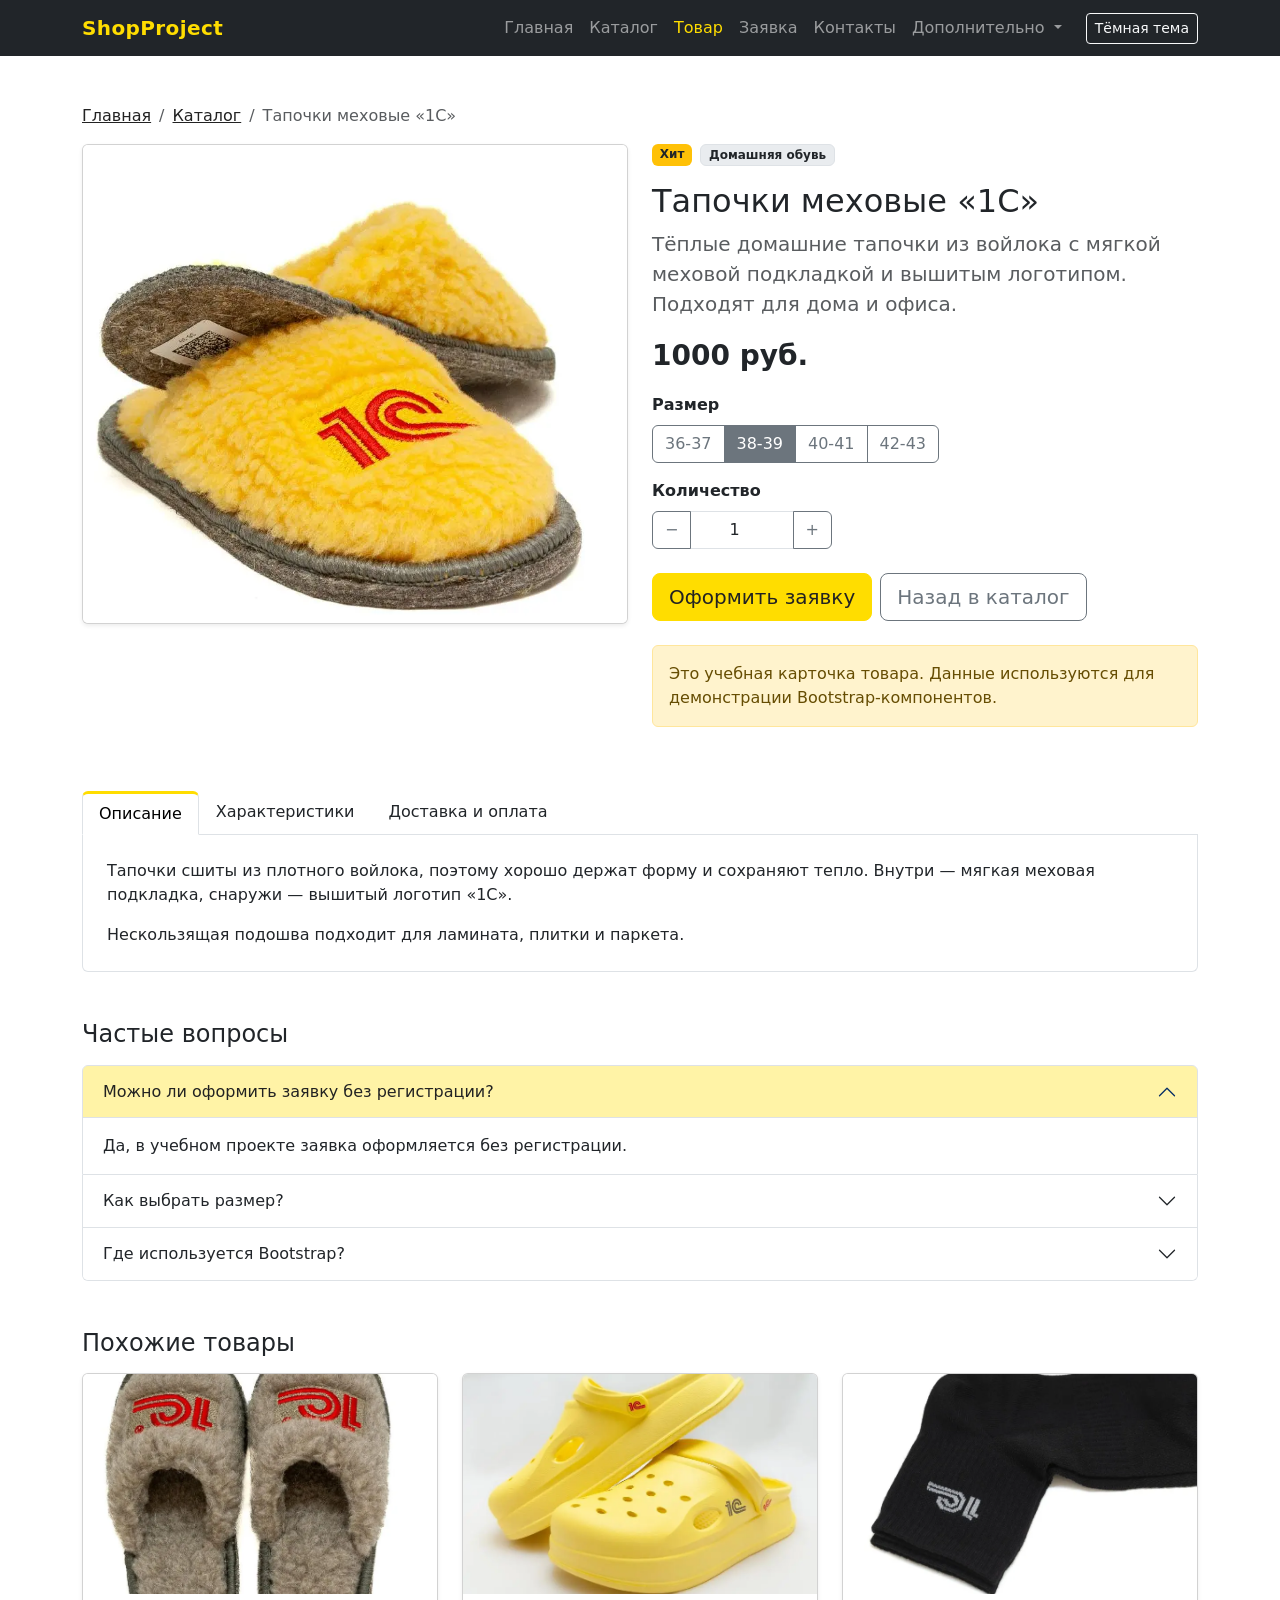
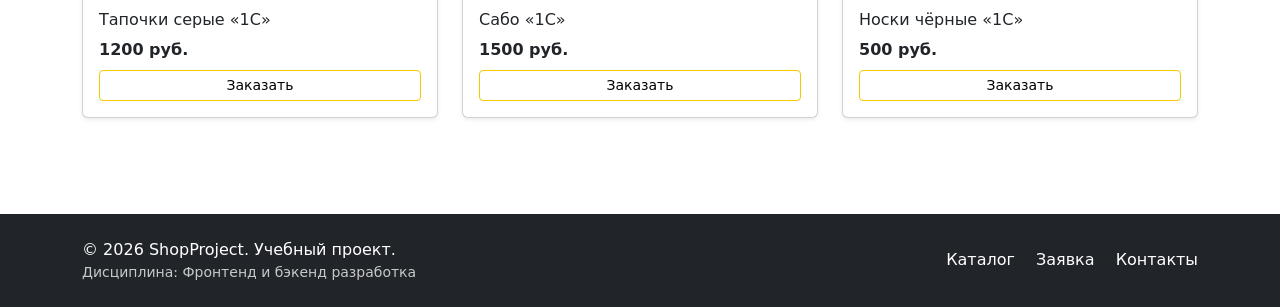
<file: product.html>
<!DOCTYPE html>
<html lang="ru">
<head>
  <meta charset="UTF-8">
  <meta name="viewport" content="width=device-width, initial-scale=1.0">
  <meta name="description" content="Карточка товара: тапочки меховые «1С».">
  <title>Тапочки меховые «1С» — ShopProject</title>
  <link rel="stylesheet" href="vendor/bootstrap/css/bootstrap.min.css">
  <link rel="stylesheet" href="css/custom.css">
  <script src="js/theme.js"></script>
</head>
<body>
  <header>
    <nav class="navbar navbar-expand-lg navbar-dark bg-dark">
      <div class="container">
        <a class="navbar-brand fw-bold" href="index.html">ShopProject</a>
        <button
          class="navbar-toggler"
          type="button"
          data-bs-toggle="collapse"
          data-bs-target="#mainNavbar"
          aria-controls="mainNavbar"
          aria-expanded="false"
          aria-label="Переключить навигацию"
        >
          <span class="navbar-toggler-icon"></span>
        </button>
        <div class="collapse navbar-collapse" id="mainNavbar">
          <ul class="navbar-nav ms-auto">
            <li class="nav-item">
              <a class="nav-link" href="index.html">Главная</a>
            </li>
            <li class="nav-item">
              <a class="nav-link" href="catalog.html">Каталог</a>
            </li>
            <li class="nav-item">
              <a class="nav-link active" aria-current="page" href="product.html">Товар</a>
            </li>
            <li class="nav-item">
              <a class="nav-link" href="order.html">Заявка</a>
            </li>
            <li class="nav-item">
              <a class="nav-link" href="contacts.html">Контакты</a>
            </li>
            <li class="nav-item dropdown">
              <a
                class="nav-link dropdown-toggle"
                href="#"
                role="button"
                data-bs-toggle="dropdown"
                aria-expanded="false"
              >
                Дополнительно
              </a>
              <ul class="dropdown-menu dropdown-menu-end">
                <li><a class="dropdown-item" href="catalog.html">Все товары</a></li>
                <li><a class="dropdown-item" href="order.html">Оформить заявку</a></li>
                <li><a class="dropdown-item" href="index.html#popular">Популярное</a></li>
                <li><hr class="dropdown-divider"></li>
                <li><a class="dropdown-item" href="contacts.html#feedback">Обратная связь</a></li>
              </ul>
            </li>
          </ul>
          <button
            class="btn btn-outline-light btn-sm ms-lg-3 my-2 my-lg-0"
            id="theme-toggle"
            type="button"
          >
            Тёмная тема
          </button>
        </div>
      </div>
    </nav>
  </header>

  <main class="container my-5">
    <nav aria-label="breadcrumb">
      <ol class="breadcrumb">
        <li class="breadcrumb-item"><a href="index.html">Главная</a></li>
        <li class="breadcrumb-item"><a href="catalog.html">Каталог</a></li>
        <li class="breadcrumb-item active" aria-current="page">Тапочки меховые «1С»</li>
      </ol>
    </nav>

    <div class="row g-4">
      <div class="col-12 col-lg-6">
        <div class="card shadow-sm">
          <img class="card-img product-image" src="images/tapchan.webp" alt="Жёлтые меховые тапочки с логотипом 1С">
        </div>
      </div>
      <div class="col-12 col-lg-6">
        <div class="d-flex flex-wrap gap-2 mb-3">
          <span class="badge bg-warning text-dark">Хит</span>
          <span class="badge bg-body-secondary text-body border">Домашняя обувь</span>
        </div>
        <h1 class="h2">Тапочки меховые «1С»</h1>
        <p class="lead text-muted">
          Тёплые домашние тапочки из войлока с мягкой меховой подкладкой
          и вышитым логотипом. Подходят для дома и офиса.
        </p>
        <p class="fs-3 fw-bold">1000 руб.</p>

        <form id="product-form" action="order.html" method="get">
          <input type="hidden" name="product" value="product-1">

          <fieldset class="mb-3">
            <legend class="fs-6 fw-semibold">Размер</legend>
            <div class="btn-group flex-wrap" role="group" aria-label="Выбор размера">
              <input type="radio" class="btn-check" name="size" id="size-36" value="36-37" autocomplete="off">
              <label class="btn btn-outline-secondary" for="size-36">36-37</label>

              <input type="radio" class="btn-check" name="size" id="size-38" value="38-39" autocomplete="off" checked>
              <label class="btn btn-outline-secondary" for="size-38">38-39</label>

              <input type="radio" class="btn-check" name="size" id="size-40" value="40-41" autocomplete="off">
              <label class="btn btn-outline-secondary" for="size-40">40-41</label>

              <input type="radio" class="btn-check" name="size" id="size-42" value="42-43" autocomplete="off">
              <label class="btn btn-outline-secondary" for="size-42">42-43</label>
            </div>
          </fieldset>

          <div class="mb-4">
            <label class="form-label fw-semibold" for="product-quantity">Количество</label>
            <div class="input-group quantity-group">
              <button class="btn btn-outline-secondary" type="button" id="quantity-minus" aria-label="Уменьшить количество">−</button>
              <input
                id="product-quantity"
                name="quantity"
                class="form-control text-center"
                type="number"
                min="1"
                max="10"
                value="1"
              >
              <button class="btn btn-outline-secondary" type="button" id="quantity-plus" aria-label="Увеличить количество">+</button>
            </div>
          </div>

          <div class="d-flex flex-wrap gap-2 mb-4">
            <button class="btn btn-primary btn-lg" type="submit">
              Оформить заявку
            </button>
            <a class="btn btn-outline-secondary btn-lg" href="catalog.html">
              Назад в каталог
            </a>
          </div>
        </form>

        <div class="alert alert-warning" role="alert">
          Это учебная карточка товара. Данные используются для демонстрации Bootstrap-компонентов.
        </div>
      </div>
    </div>

    <section class="mt-5">
      <ul class="nav nav-tabs" id="productTabs" role="tablist">
        <li class="nav-item" role="presentation">
          <button
            class="nav-link active"
            id="description-tab"
            data-bs-toggle="tab"
            data-bs-target="#description-pane"
            type="button"
            role="tab"
            aria-controls="description-pane"
            aria-selected="true"
          >
            Описание
          </button>
        </li>
        <li class="nav-item" role="presentation">
          <button
            class="nav-link"
            id="specs-tab"
            data-bs-toggle="tab"
            data-bs-target="#specs-pane"
            type="button"
            role="tab"
            aria-controls="specs-pane"
            aria-selected="false"
          >
            Характеристики
          </button>
        </li>
        <li class="nav-item" role="presentation">
          <button
            class="nav-link"
            id="delivery-tab"
            data-bs-toggle="tab"
            data-bs-target="#delivery-pane"
            type="button"
            role="tab"
            aria-controls="delivery-pane"
            aria-selected="false"
          >
            Доставка и оплата
          </button>
        </li>
      </ul>
      <div class="tab-content border border-top-0 rounded-bottom p-4" id="productTabsContent">
        <div
          class="tab-pane fade show active"
          id="description-pane"
          role="tabpanel"
          aria-labelledby="description-tab"
          tabindex="0"
        >
          <p>
            Тапочки сшиты из плотного войлока, поэтому хорошо держат форму и сохраняют тепло.
            Внутри — мягкая меховая подкладка, снаружи — вышитый логотип «1С».
          </p>
          <p class="mb-0">
            Нескользящая подошва подходит для ламината, плитки и паркета.
          </p>
        </div>
        <div
          class="tab-pane fade"
          id="specs-pane"
          role="tabpanel"
          aria-labelledby="specs-tab"
          tabindex="0"
        >
          <div class="table-responsive">
            <table class="table table-striped table-bordered align-middle mb-0">
              <caption class="visually-hidden">Характеристики товара</caption>
              <tbody>
                <tr>
                  <th scope="row">Категория</th>
                  <td>Домашняя обувь</td>
                </tr>
                <tr>
                  <th scope="row">Размеры</th>
                  <td>36-37, 38-39, 40-41, 42-43</td>
                </tr>
                <tr>
                  <th scope="row">Материал</th>
                  <td>Войлок</td>
                </tr>
                <tr>
                  <th scope="row">Цвет</th>
                  <td>Жёлтый</td>
                </tr>
                <tr>
                  <th scope="row">Цена</th>
                  <td>1000 руб.</td>
                </tr>
                <tr>
                  <th scope="row">Наличие</th>
                  <td><span class="badge bg-success">В наличии</span></td>
                </tr>
              </tbody>
            </table>
          </div>
        </div>
        <div
          class="tab-pane fade"
          id="delivery-pane"
          role="tabpanel"
          aria-labelledby="delivery-tab"
          tabindex="0"
        >
          <ul class="list-group list-group-flush">
            <li class="list-group-item d-flex justify-content-between align-items-center px-0">
              Самовывоз из магазина
              <span class="badge bg-success rounded-pill">Бесплатно</span>
            </li>
            <li class="list-group-item d-flex justify-content-between align-items-center px-0">
              Курьером по городу
              <span class="badge bg-secondary rounded-pill">300 руб.</span>
            </li>
            <li class="list-group-item d-flex justify-content-between align-items-center px-0">
              Почтой России
              <span class="badge bg-secondary rounded-pill">от 350 руб.</span>
            </li>
            <li class="list-group-item px-0">
              Оплата при получении: наличными или картой.
            </li>
          </ul>
        </div>
      </div>
    </section>

    <section class="mt-5">
      <h2 class="h4 mb-3">Частые вопросы</h2>
      <div class="accordion" id="faqAccordion">
        <div class="accordion-item">
          <h3 class="accordion-header">
            <button
              class="accordion-button"
              type="button"
              data-bs-toggle="collapse"
              data-bs-target="#faqOne"
              aria-expanded="true"
              aria-controls="faqOne"
            >
              Можно ли оформить заявку без регистрации?
            </button>
          </h3>
          <div
            id="faqOne"
            class="accordion-collapse collapse show"
            data-bs-parent="#faqAccordion"
          >
            <div class="accordion-body">
              Да, в учебном проекте заявка оформляется без регистрации.
            </div>
          </div>
        </div>
        <div class="accordion-item">
          <h3 class="accordion-header">
            <button
              class="accordion-button collapsed"
              type="button"
              data-bs-toggle="collapse"
              data-bs-target="#faqTwo"
              aria-expanded="false"
              aria-controls="faqTwo"
            >
              Как выбрать размер?
            </button>
          </h3>
          <div
            id="faqTwo"
            class="accordion-collapse collapse"
            data-bs-parent="#faqAccordion"
          >
            <div class="accordion-body">
              Тапочки идут в парных размерах. Если вы носите 38 размер, выбирайте 38-39.
            </div>
          </div>
        </div>
        <div class="accordion-item">
          <h3 class="accordion-header">
            <button
              class="accordion-button collapsed"
              type="button"
              data-bs-toggle="collapse"
              data-bs-target="#faqThree"
              aria-expanded="false"
              aria-controls="faqThree"
            >
              Где используется Bootstrap?
            </button>
          </h3>
          <div
            id="faqThree"
            class="accordion-collapse collapse"
            data-bs-parent="#faqAccordion"
          >
            <div class="accordion-body">
              Bootstrap используется для сетки, карточек, форм, навигации, сообщений и модальных окон.
            </div>
          </div>
        </div>
      </div>
    </section>

    <section class="mt-5">
      <h2 class="h4 mb-3">Похожие товары</h2>
      <div class="row g-4">
        <div class="col-12 col-md-4">
          <div class="card h-100 shadow-sm">
            <img class="card-img-top" src="images/tapchan2.webp" alt="Серые меховые тапочки с логотипом 1С">
            <div class="card-body d-flex flex-column">
              <h3 class="card-title h6">Тапочки серые «1С»</h3>
              <p class="fw-bold mt-auto mb-2">1200 руб.</p>
              <a class="btn btn-sm btn-outline-primary stretched-link" href="order.html?product=product-4">Заказать</a>
            </div>
          </div>
        </div>
        <div class="col-12 col-md-4">
          <div class="card h-100 shadow-sm">
            <img class="card-img-top" src="images/kroxi.webp" alt="Жёлтые сабо с логотипом 1С">
            <div class="card-body d-flex flex-column">
              <h3 class="card-title h6">Сабо «1С»</h3>
              <p class="fw-bold mt-auto mb-2">1500 руб.</p>
              <a class="btn btn-sm btn-outline-primary stretched-link" href="order.html?product=product-2">Заказать</a>
            </div>
          </div>
        </div>
        <div class="col-12 col-md-4">
          <div class="card h-100 shadow-sm">
            <img class="card-img-top" src="images/noski.webp" alt="Чёрные носки с логотипом 1С">
            <div class="card-body d-flex flex-column">
              <h3 class="card-title h6">Носки чёрные «1С»</h3>
              <p class="fw-bold mt-auto mb-2">500 руб.</p>
              <a class="btn btn-sm btn-outline-primary stretched-link" href="order.html?product=product-5">Заказать</a>
            </div>
          </div>
        </div>
      </div>
    </section>
  </main>

  <footer class="bg-dark text-white py-4 mt-5">
    <div class="container">
      <div class="row align-items-center g-3">
        <div class="col-12 col-md-6">
          <p class="mb-0">&copy; 2026 ShopProject. Учебный проект.</p>
          <p class="mb-0 small opacity-75">Дисциплина: Фронтенд и бэкенд разработка</p>
        </div>
        <div class="col-12 col-md-6 text-md-end">
          <a class="text-white text-decoration-none me-3" href="catalog.html">Каталог</a>
          <a class="text-white text-decoration-none me-3" href="order.html">Заявка</a>
          <a class="text-white text-decoration-none" href="contacts.html">Контакты</a>
        </div>
      </div>
    </div>
  </footer>

  <script src="vendor/bootstrap/js/bootstrap.bundle.min.js"></script>
  <script src="js/product-page.js"></script>
</body>
</html>
</file>
<file: css/custom.css>
/* ===============================
   1. Фирменные цвета поверх Bootstrap
   =============================== */

:root {
  --shop-accent: #ffdd00;
  --shop-accent-dark: #f5c800;
  --shop-accent-rgb: 255, 221, 0;
  --shop-on-accent: #222222;

  --bs-primary: var(--shop-accent);
  --bs-primary-rgb: var(--shop-accent-rgb);
  --bs-link-color: #222222;
  --bs-link-color-rgb: 34, 34, 34;
  --bs-link-hover-color: #000000;
  --bs-link-hover-color-rgb: 0, 0, 0;
  --bs-focus-ring-color: rgba(var(--shop-accent-rgb), 0.5);
}

/* Цвета тёмной темы */
[data-bs-theme="dark"] {
  --bs-link-color: var(--shop-accent);
  --bs-link-color-rgb: var(--shop-accent-rgb);
  --bs-link-hover-color: #fff0a0;
  --bs-link-hover-color-rgb: 255, 240, 160;
}

[data-bs-theme="dark"] .accordion {
  --bs-accordion-active-color: var(--bs-emphasis-color);
}

[data-bs-theme="dark"] .navbar.bg-dark {
  background-color: #111111 !important;
  border-bottom: 1px solid var(--bs-border-color);
}

[data-bs-theme="dark"] footer.bg-dark {
  background-color: #111111 !important;
  border-top: 1px solid var(--bs-border-color);
}

.btn-primary {
  --bs-btn-color: var(--shop-on-accent);
  --bs-btn-bg: var(--shop-accent);
  --bs-btn-border-color: var(--shop-accent);
  --bs-btn-hover-color: var(--shop-on-accent);
  --bs-btn-hover-bg: var(--shop-accent-dark);
  --bs-btn-hover-border-color: var(--shop-accent-dark);
  --bs-btn-active-color: var(--shop-on-accent);
  --bs-btn-active-bg: var(--shop-accent-dark);
  --bs-btn-active-border-color: var(--shop-accent-dark);
  --bs-btn-disabled-color: var(--shop-on-accent);
  --bs-btn-disabled-bg: var(--shop-accent);
  --bs-btn-disabled-border-color: var(--shop-accent);
  --bs-btn-focus-shadow-rgb: var(--shop-accent-rgb);
}

.btn-outline-primary {
  --bs-btn-color: var(--bs-emphasis-color);
  --bs-btn-border-color: var(--shop-accent-dark);
  --bs-btn-hover-color: var(--shop-on-accent);
  --bs-btn-hover-bg: var(--shop-accent);
  --bs-btn-hover-border-color: var(--shop-accent);
  --bs-btn-active-color: var(--shop-on-accent);
  --bs-btn-active-bg: var(--shop-accent-dark);
  --bs-btn-active-border-color: var(--shop-accent-dark);
  --bs-btn-focus-shadow-rgb: var(--shop-accent-rgb);
}

.form-control:focus,
.form-select:focus,
.form-check-input:focus {
  border-color: var(--shop-accent-dark);
  box-shadow: 0 0 0 0.25rem rgba(var(--shop-accent-rgb), 0.35);
}

.form-check-input:checked {
  background-color: var(--shop-accent-dark);
  border-color: var(--shop-accent-dark);
}

.form-switch .form-check-input:focus:not(:checked) {
  --bs-form-switch-bg: url("data:image/svg+xml,%3csvg xmlns='http://www.w3.org/2000/svg' viewBox='-4 -4 8 8'%3e%3ccircle r='3' fill='%23f5c800'/%3e%3c/svg%3e");
}

.dropdown-menu {
  --bs-dropdown-link-active-color: var(--shop-on-accent);
  --bs-dropdown-link-active-bg: var(--shop-accent);
}

.accordion {
  --bs-accordion-active-color: var(--shop-on-accent);
  --bs-accordion-active-bg: rgba(var(--shop-accent-rgb), 0.35);
  --bs-accordion-btn-focus-box-shadow: 0 0 0 0.25rem rgba(var(--shop-accent-rgb), 0.35);
}

.nav-tabs .nav-link {
  color: var(--bs-body-color);
}

.nav-tabs .nav-link.active {
  border-top: 3px solid var(--shop-accent);
}

/* ===============================
   2. Навигация
   =============================== */

.navbar-brand {
  color: var(--shop-accent);
  letter-spacing: 0.02em;
}

.navbar-dark .navbar-brand:hover,
.navbar-dark .navbar-brand:focus {
  color: var(--shop-accent-dark);
}

.navbar-dark .nav-link.active {
  color: var(--shop-accent);
}

/* ===============================
   3. Базовые стили и hero-блок
   =============================== */

body {
  display: flex;
  flex-direction: column;
  min-height: 100vh;
}

main {
  flex-grow: 1;
}

.hero-image {
  width: 100%;
  height: 360px;
  object-fit: cover;
}

.hero-caption {
  padding: 0.5rem 1rem;
  background-color: rgba(0, 0, 0, 0.55);
  border-radius: var(--bs-border-radius);
}

/* ===============================
   4. Карточки товаров
   =============================== */

.card-img-top {
  height: 220px;
  object-fit: cover;
}

.card.shadow-sm {
  transition: transform 0.2s ease, box-shadow 0.2s ease;
}

.card.shadow-sm:hover,
.card.shadow-sm:focus-within {
  transform: translateY(-4px);
  box-shadow: var(--bs-box-shadow) !important;
}

.product-image {
  width: 100%;
  max-height: 480px;
  object-fit: cover;
}

.quantity-group {
  max-width: 180px;
}

/* ===============================
   5. Адаптивность
   =============================== */

@media (max-width: 991.98px) {
  .catalog-filters-col {
    margin-top: 0;
  }
}

@media (min-width: 992px) {
  .catalog-filters {
    position: sticky;
    top: 1rem;
  }
}

@media (max-width: 575.98px) {
  .hero-image {
    height: 240px;
  }
}

@media (prefers-reduced-motion: reduce) {
  .card.shadow-sm {
    transition: none;
  }

  .card.shadow-sm:hover,
  .card.shadow-sm:focus-within {
    transform: none;
  }
}
</file>
